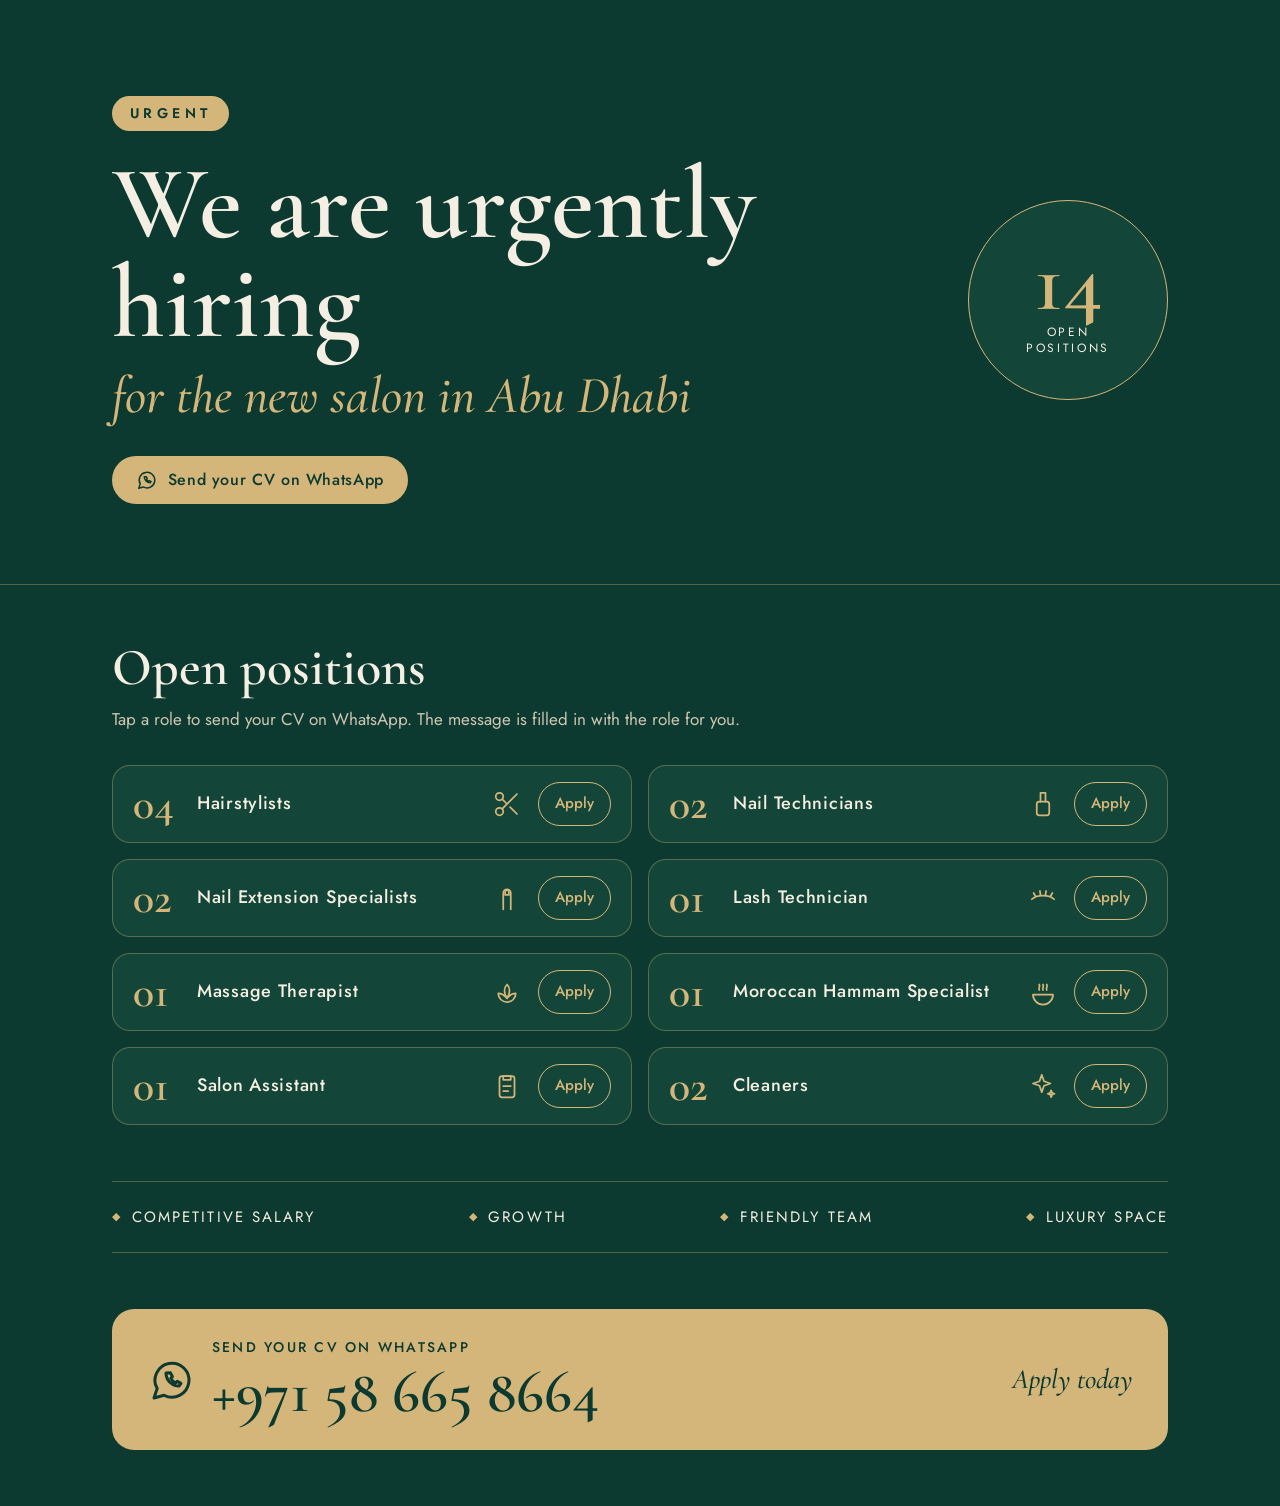
<file: careers/index.html>
<!doctype html>
<html lang="en">
<head>
<meta charset="utf-8">
<meta name="viewport" content="width=device-width, initial-scale=1">
<title>Careers — New Salon in Abu Dhabi</title>
<meta name="description" content="We are urgently hiring 14 people for our new salon in Abu Dhabi. Send your CV on WhatsApp.">
<link rel="preconnect" href="https://fonts.googleapis.com">
<link rel="preconnect" href="https://fonts.gstatic.com" crossorigin>
<link href="https://fonts.googleapis.com/css2?family=Cormorant+Garamond:ital,wght@0,500;0,600;1,500&family=Jost:wght@400;500;600&display=swap" rel="stylesheet">
<link rel="stylesheet" href="styles.css">
</head>
<body>

<header class="hero">
  <div class="container hero-inner">
    <div class="headline">
      <span class="badge">URGENT</span>
      <h1 class="title">We are urgently hiring</h1>
      <p class="subtitle">for the new salon in Abu Dhabi</p>
      <a class="button button-primary" href="https://wa.me/971586658664?text=Hi%2C%20I%27d%20like%20to%20apply%20for%20a%20role%20at%20the%20new%20salon.">
        <svg class="icon" aria-hidden="true" viewBox="0 0 24 24"><path d="M3 21l1.6-4.7A8.5 8.5 0 1 1 8 19.6z"/><path d="M9 8.5c0 3.6 2.9 6.5 6.5 6.5l1-1.3-1.9-1-.8.8c-1.1-.5-1.9-1.3-2.4-2.4l.8-.8-1-1.9z"/></svg>
        Send your CV on WhatsApp
      </a>
    </div>
    <div class="count" aria-label="14 open positions">
      <span class="count-number">14</span>
      <span class="count-label">OPEN<br>POSITIONS</span>
    </div>
  </div>
</header>

<main>
  <section class="section" aria-labelledby="roles-heading">
    <div class="container">
      <h2 id="roles-heading" class="section-title">Open positions</h2>
      <p class="section-lead">Tap a role to send your CV on WhatsApp. The message is filled in with the role for you.</p>

      <ul class="roles">
        <li class="role">
          <span class="role-count">04</span>
          <span class="role-name">Hairstylists</span>
          <svg class="role-icon" aria-hidden="true" viewBox="0 0 24 24"><circle cx="6" cy="6" r="3"/><circle cx="6" cy="18" r="3"/><path d="M20 4L8.12 15.88M14.47 14.48L20 20M8.12 8.12L12 12"/></svg>
          <a class="role-apply" href="https://wa.me/971586658664?text=Hi%2C%20I%27d%20like%20to%20apply%20for%20the%20Hairstylist%20role.">Apply<span class="sr-only"> for Hairstylist</span></a>
        </li>
        <li class="role">
          <span class="role-count">02</span>
          <span class="role-name">Nail Technicians</span>
          <svg class="role-icon" aria-hidden="true" viewBox="0 0 24 24"><rect x="7" y="10" width="10" height="11" rx="2"/><path d="M10 10V3h4v7"/></svg>
          <a class="role-apply" href="https://wa.me/971586658664?text=Hi%2C%20I%27d%20like%20to%20apply%20for%20the%20Nail%20Technician%20role.">Apply<span class="sr-only"> for Nail Technician</span></a>
        </li>
        <li class="role">
          <span class="role-count">02</span>
          <span class="role-name">Nail Extension Specialists</span>
          <svg class="role-icon" aria-hidden="true" viewBox="0 0 24 24"><path d="M9 21V8a3 3 0 0 1 6 0v13"/><path d="M10.5 9.5V7.2a1.5 1.5 0 0 1 3 0v2.3z"/></svg>
          <a class="role-apply" href="https://wa.me/971586658664?text=Hi%2C%20I%27d%20like%20to%20apply%20for%20the%20Nail%20Extension%20Specialist%20role.">Apply<span class="sr-only"> for Nail Extension Specialist</span></a>
        </li>
        <li class="role">
          <span class="role-count">01</span>
          <span class="role-name">Lash Technician</span>
          <svg class="role-icon" aria-hidden="true" viewBox="0 0 24 24"><path d="M3 13c4-4 14-4 18 0"/><path d="M6 10.6L4.5 8M10 9.2L9.5 6.4M14 9.2l.5-2.8M18 10.6L19.5 8"/></svg>
          <a class="role-apply" href="https://wa.me/971586658664?text=Hi%2C%20I%27d%20like%20to%20apply%20for%20the%20Lash%20Technician%20role.">Apply<span class="sr-only"> for Lash Technician</span></a>
        </li>
        <li class="role">
          <span class="role-count">01</span>
          <span class="role-name">Massage Therapist</span>
          <svg class="role-icon" aria-hidden="true" viewBox="0 0 24 24"><path d="M12 20c-4 0-7-3-7-7 3 0 5 1.5 7 4 2-2.5 4-4 7-4 0 4-3 7-7 7z"/><path d="M12 17c-1.5-2-2-4-2-6s1-4 2-5c1 1 2 3 2 5s-.5 4-2 6z"/></svg>
          <a class="role-apply" href="https://wa.me/971586658664?text=Hi%2C%20I%27d%20like%20to%20apply%20for%20the%20Massage%20Therapist%20role.">Apply<span class="sr-only"> for Massage Therapist</span></a>
        </li>
        <li class="role">
          <span class="role-count">01</span>
          <span class="role-name">Moroccan Hammam Specialist</span>
          <svg class="role-icon" aria-hidden="true" viewBox="0 0 24 24"><path d="M4 14h16a8 8 0 0 1-16 0z"/><path d="M9 10.5c-1-1.5 1-2.5 0-4.5M12 10.5c-1-1.5 1-2.5 0-4.5M15 10.5c-1-1.5 1-2.5 0-4.5"/></svg>
          <a class="role-apply" href="https://wa.me/971586658664?text=Hi%2C%20I%27d%20like%20to%20apply%20for%20the%20Moroccan%20Hammam%20Specialist%20role.">Apply<span class="sr-only"> for Moroccan Hammam Specialist</span></a>
        </li>
        <li class="role">
          <span class="role-count">01</span>
          <span class="role-name">Salon Assistant</span>
          <svg class="role-icon" aria-hidden="true" viewBox="0 0 24 24"><rect x="6" y="4" width="12" height="17" rx="2"/><path d="M9 4h6v3H9zM9 12h6M9 16h4"/></svg>
          <a class="role-apply" href="https://wa.me/971586658664?text=Hi%2C%20I%27d%20like%20to%20apply%20for%20the%20Salon%20Assistant%20role.">Apply<span class="sr-only"> for Salon Assistant</span></a>
        </li>
        <li class="role">
          <span class="role-count">02</span>
          <span class="role-name">Cleaners</span>
          <svg class="role-icon" aria-hidden="true" viewBox="0 0 24 24"><path d="M11 3l1.8 5.2L18 10l-5.2 1.8L11 17l-1.8-5.2L4 10l5.2-1.8z"/><path d="M18.5 15.5l.7 2 2 .7-2 .7-.7 2-.7-2-2-.7 2-.7z"/></svg>
          <a class="role-apply" href="https://wa.me/971586658664?text=Hi%2C%20I%27d%20like%20to%20apply%20for%20the%20Cleaner%20role.">Apply<span class="sr-only"> for Cleaner</span></a>
        </li>
      </ul>
    </div>
  </section>

  <section class="section section-tight" aria-labelledby="perks-heading">
    <div class="container">
      <h2 id="perks-heading" class="sr-only">Why join us</h2>
      <ul class="perks">
        <li>Competitive salary</li>
        <li>Growth</li>
        <li>Friendly team</li>
        <li>Luxury space</li>
      </ul>
    </div>
  </section>

  <section class="section" aria-labelledby="apply-heading">
    <div class="container">
      <a class="cta" href="https://wa.me/971586658664?text=Hi%2C%20I%27d%20like%20to%20apply%20for%20a%20role%20at%20the%20new%20salon.">
        <span class="cta-main">
          <svg class="cta-icon" aria-hidden="true" viewBox="0 0 24 24"><path d="M3 21l1.6-4.7A8.5 8.5 0 1 1 8 19.6z"/><path d="M9 8.5c0 3.6 2.9 6.5 6.5 6.5l1-1.3-1.9-1-.8.8c-1.1-.5-1.9-1.3-2.4-2.4l.8-.8-1-1.9z"/></svg>
          <span class="cta-text">
            <span id="apply-heading" class="cta-label">SEND YOUR CV ON WHATSAPP</span>
            <span class="cta-phone">+971 58 665 8664</span>
          </span>
        </span>
        <span class="cta-apply">Apply today</span>
      </a>
    </div>
  </section>
</main>

</body>
</html>
</file>
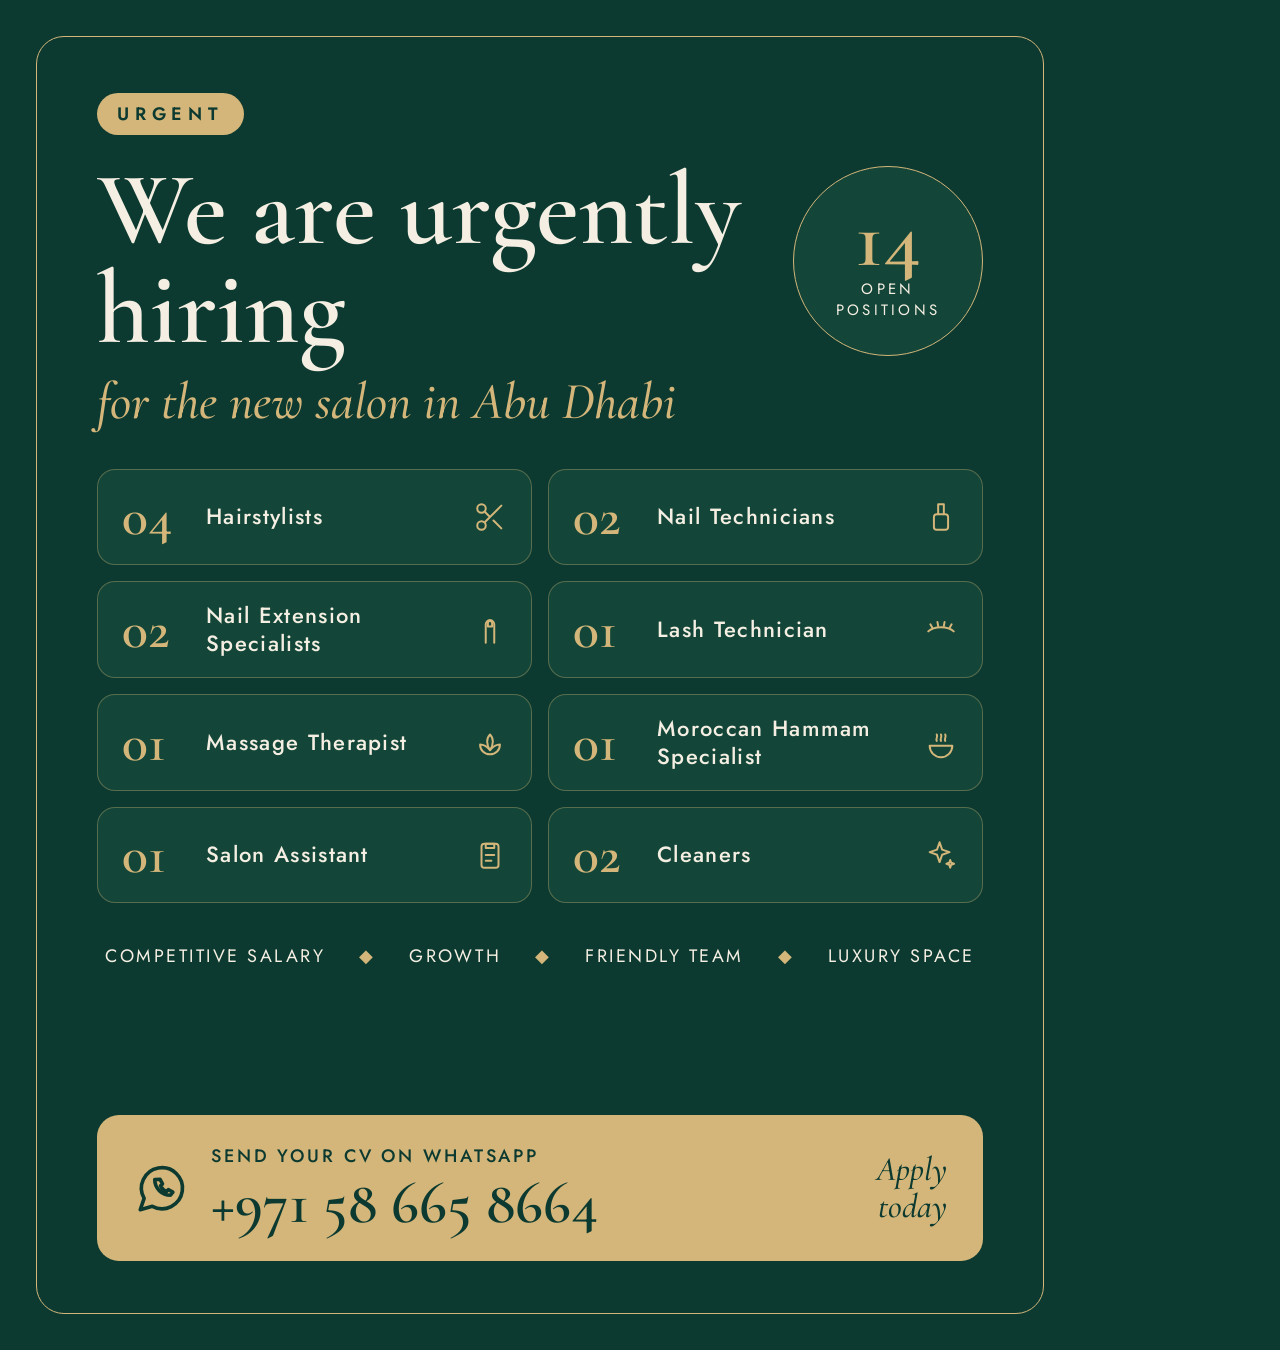
<file: salon-hiring-poster/index.html>
<!doctype html>
<html lang="en">
<head>
<meta charset="utf-8">
<meta name="viewport" content="width=1080">
<title>Urgent Hiring — New Salon in Abu Dhabi</title>
<link rel="preconnect" href="https://fonts.googleapis.com">
<link rel="preconnect" href="https://fonts.gstatic.com" crossorigin>
<link href="https://fonts.googleapis.com/css2?family=Cormorant+Garamond:ital,wght@0,500;0,600;1,500&family=Jost:wght@400;500;600&display=swap" rel="stylesheet">
<link rel="stylesheet" href="styles.css">
</head>
<body>
<main class="poster">
  <div class="frame">

    <header class="header">
      <div class="headline">
        <span class="badge">URGENT</span>
        <h1 class="title">We are urgently hiring</h1>
        <p class="subtitle">for the new salon in Abu Dhabi</p>
      </div>
      <div class="count" aria-label="14 open positions">
        <span class="count-number">14</span>
        <span class="count-label">OPEN<br>POSITIONS</span>
      </div>
    </header>

    <ul class="roles">
      <li class="role">
        <span class="role-count">04</span>
        <span class="role-name">Hairstylists</span>
        <svg class="role-icon" aria-hidden="true" viewBox="0 0 24 24"><circle cx="6" cy="6" r="3"/><circle cx="6" cy="18" r="3"/><path d="M20 4L8.12 15.88M14.47 14.48L20 20M8.12 8.12L12 12"/></svg>
      </li>
      <li class="role">
        <span class="role-count">02</span>
        <span class="role-name">Nail Technicians</span>
        <svg class="role-icon" aria-hidden="true" viewBox="0 0 24 24"><rect x="7" y="10" width="10" height="11" rx="2"/><path d="M10 10V3h4v7"/></svg>
      </li>
      <li class="role">
        <span class="role-count">02</span>
        <span class="role-name">Nail Extension Specialists</span>
        <svg class="role-icon" aria-hidden="true" viewBox="0 0 24 24"><path d="M9 21V8a3 3 0 0 1 6 0v13"/><path d="M10.5 9.5V7.2a1.5 1.5 0 0 1 3 0v2.3z"/></svg>
      </li>
      <li class="role">
        <span class="role-count">01</span>
        <span class="role-name">Lash Technician</span>
        <svg class="role-icon" aria-hidden="true" viewBox="0 0 24 24"><path d="M3 13c4-4 14-4 18 0"/><path d="M6 10.6L4.5 8M10 9.2L9.5 6.4M14 9.2l.5-2.8M18 10.6L19.5 8"/></svg>
      </li>
      <li class="role">
        <span class="role-count">01</span>
        <span class="role-name">Massage Therapist</span>
        <svg class="role-icon" aria-hidden="true" viewBox="0 0 24 24"><path d="M12 20c-4 0-7-3-7-7 3 0 5 1.5 7 4 2-2.5 4-4 7-4 0 4-3 7-7 7z"/><path d="M12 17c-1.5-2-2-4-2-6s1-4 2-5c1 1 2 3 2 5s-.5 4-2 6z"/></svg>
      </li>
      <li class="role">
        <span class="role-count">01</span>
        <span class="role-name">Moroccan Hammam Specialist</span>
        <svg class="role-icon" aria-hidden="true" viewBox="0 0 24 24"><path d="M4 14h16a8 8 0 0 1-16 0z"/><path d="M9 10.5c-1-1.5 1-2.5 0-4.5M12 10.5c-1-1.5 1-2.5 0-4.5M15 10.5c-1-1.5 1-2.5 0-4.5"/></svg>
      </li>
      <li class="role">
        <span class="role-count">01</span>
        <span class="role-name">Salon Assistant</span>
        <svg class="role-icon" aria-hidden="true" viewBox="0 0 24 24"><rect x="6" y="4" width="12" height="17" rx="2"/><path d="M9 4h6v3H9zM9 12h6M9 16h4"/></svg>
      </li>
      <li class="role">
        <span class="role-count">02</span>
        <span class="role-name">Cleaners</span>
        <svg class="role-icon" aria-hidden="true" viewBox="0 0 24 24"><path d="M11 3l1.8 5.2L18 10l-5.2 1.8L11 17l-1.8-5.2L4 10l5.2-1.8z"/><path d="M18.5 15.5l.7 2 2 .7-2 .7-.7 2-.7-2-2-.7 2-.7z"/></svg>
      </li>
    </ul>

    <p class="perks">
      <span>COMPETITIVE SALARY</span>
      <span class="sep" aria-hidden="true">◆</span>
      <span>GROWTH</span>
      <span class="sep" aria-hidden="true">◆</span>
      <span>FRIENDLY TEAM</span>
      <span class="sep" aria-hidden="true">◆</span>
      <span>LUXURY SPACE</span>
    </p>

    <a class="cta" href="https://wa.me/971586658664">
      <span class="cta-main">
        <svg class="cta-icon" role="img" aria-label="WhatsApp" viewBox="0 0 24 24"><path d="M3 21l1.6-4.7A8.5 8.5 0 1 1 8 19.6z"/><path d="M9 8.5c0 3.6 2.9 6.5 6.5 6.5l1-1.3-1.9-1-.8.8c-1.1-.5-1.9-1.3-2.4-2.4l.8-.8-1-1.9z"/></svg>
        <span class="cta-text">
          <span class="cta-label">SEND YOUR CV ON WHATSAPP</span>
          <span class="cta-phone">+971 58 665 8664</span>
        </span>
      </span>
      <span class="cta-apply">Apply<br>today</span>
    </a>

  </div>
</main>
</body>
</html>
</file>
<file: careers/styles.css>
/* Same palette and type as salon-hiring-poster/styles.css */
:root {
  --accent: #D4B67A;
  --ground: #0D3A30;
  --surface: #134638;
  --ink: #F5EFE3;
  --ink-muted: #CFC6B4;
  --card-border: rgba(212, 182, 122, 0.35);
  --serif: 'Cormorant Garamond', serif;
  --sans: 'Jost', sans-serif;
}

* { box-sizing: border-box; }

html { -webkit-text-size-adjust: 100%; }

body {
  margin: 0;
  background: var(--ground);
  color: var(--ink);
  font-family: var(--sans);
  font-size: 1.0625rem;
  line-height: 1.5;
}

a { color: var(--accent); }
a:hover { color: var(--ink); }

a:focus-visible {
  outline: 2px solid var(--ink);
  outline-offset: 3px;
}

.sr-only {
  position: absolute;
  width: 1px;
  height: 1px;
  padding: 0;
  margin: -1px;
  overflow: hidden;
  clip: rect(0, 0, 0, 0);
  white-space: nowrap;
  border: 0;
}

.container {
  width: 100%;
  max-width: 1120px;
  margin: 0 auto;
  padding: 0 1rem;
}

@media (min-width: 640px) {
  .container { padding: 0 2rem; }
}

/* Hero */
.hero {
  padding: 3.5rem 0 3rem;
  border-bottom: 1px solid var(--card-border);
}

.hero-inner {
  display: flex;
  flex-direction: column-reverse;
  align-items: flex-start;
  gap: 2rem;
}

@media (min-width: 820px) {
  .hero { padding: 6rem 0 5rem; }
  .hero-inner {
    flex-direction: row;
    justify-content: space-between;
    align-items: center;
    gap: 3rem;
  }
}

.headline {
  display: flex;
  flex-direction: column;
  align-items: flex-start;
  gap: 0.5rem;
}

.badge {
  padding: 0.45rem 1.1rem;
  border-radius: 999px;
  background: var(--accent);
  color: var(--ground);
  font-size: 0.875rem;
  font-weight: 600;
  letter-spacing: 0.32em;
}

.title {
  margin: 1rem 0 0;
  font-family: var(--serif);
  font-weight: 600;
  font-size: clamp(3rem, 9vw, 6.5rem);
  line-height: 0.95;
}

.subtitle {
  margin: 0.5rem 0 1.5rem;
  font-family: var(--serif);
  font-style: italic;
  font-weight: 500;
  font-size: clamp(1.75rem, 4.5vw, 3.25rem);
  line-height: 1.05;
  color: var(--accent);
}

.count {
  flex-shrink: 0;
  width: 140px;
  height: 140px;
  border-radius: 50%;
  border: 1.5px solid var(--accent);
  background: var(--surface);
  display: flex;
  flex-direction: column;
  align-items: center;
  justify-content: center;
  gap: 2px;
}

@media (min-width: 820px) {
  .count { width: 200px; height: 200px; }
}

.count-number {
  font-family: var(--serif);
  font-weight: 600;
  font-size: 3.75rem;
  line-height: 0.9;
  color: var(--accent);
}

@media (min-width: 820px) {
  .count-number { font-size: 5.5rem; }
}

.count-label {
  font-size: 0.75rem;
  letter-spacing: 0.22em;
  text-align: center;
  line-height: 1.4;
}

/* Buttons */
.button {
  display: inline-flex;
  align-items: center;
  gap: 0.6rem;
  min-height: 48px;
  padding: 0.75rem 1.5rem;
  border-radius: 999px;
  font-size: 1rem;
  font-weight: 500;
  letter-spacing: 0.04em;
  text-decoration: none;
}

.button-primary {
  background: var(--accent);
  color: var(--ground);
}

.button-primary:hover {
  background: var(--ink);
  color: var(--ground);
}

.icon {
  width: 22px;
  height: 22px;
  fill: none;
  stroke: currentColor;
  stroke-width: 1.6;
  stroke-linecap: round;
  stroke-linejoin: round;
}

/* Sections */
.section { padding: 3.5rem 0; }
.section-tight { padding: 0; }

.section-title {
  margin: 0;
  font-family: var(--serif);
  font-weight: 600;
  font-size: clamp(2.25rem, 5vw, 3.25rem);
  line-height: 1.05;
}

.section-lead {
  margin: 0.75rem 0 2rem;
  max-width: 40rem;
  color: var(--ink-muted);
}

/* Roles */
.roles {
  list-style: none;
  margin: 0;
  padding: 0;
  display: grid;
  grid-template-columns: 1fr;
  gap: 0.875rem;
}

@media (min-width: 720px) {
  .roles { grid-template-columns: repeat(2, minmax(0, 1fr)); gap: 1rem; }
}

.role {
  display: flex;
  align-items: center;
  gap: 1rem;
  padding: 1rem 1.25rem;
  border-radius: 18px;
  background: var(--surface);
  border: 1px solid var(--card-border);
}

.role-count {
  width: 3rem;
  flex-shrink: 0;
  font-family: var(--serif);
  font-weight: 600;
  font-size: 2.75rem;
  line-height: 1;
  color: var(--accent);
}

.role-name {
  flex: 1;
  min-width: 0;
  font-size: 1.125rem;
  font-weight: 500;
  letter-spacing: 0.04em;
  line-height: 1.25;
}

.role-icon {
  width: 30px;
  height: 30px;
  flex-shrink: 0;
  fill: none;
  stroke: var(--accent);
  stroke-width: 1.4;
  stroke-linecap: round;
  stroke-linejoin: round;
}

.role-apply {
  flex-shrink: 0;
  display: inline-flex;
  align-items: center;
  min-height: 44px;
  padding: 0 1rem;
  border-radius: 999px;
  border: 1px solid var(--accent);
  color: var(--accent);
  font-size: 0.9375rem;
  font-weight: 500;
  text-decoration: none;
}

.role-apply:hover {
  background: var(--accent);
  color: var(--ground);
}

@media (max-width: 420px) {
  .role-icon { display: none; }
}

/* Perks */
.perks {
  list-style: none;
  margin: 0;
  padding: 1.5rem 0;
  border-top: 1px solid var(--card-border);
  border-bottom: 1px solid var(--card-border);
  display: flex;
  flex-wrap: wrap;
  justify-content: flex-start;
  gap: 0.75rem 1.5rem;
  font-size: 0.9375rem;
  letter-spacing: 0.14em;
  text-transform: uppercase;
}

@media (min-width: 720px) {
  .perks { justify-content: space-between; }
}

.perks li {
  display: flex;
  align-items: center;
  gap: 0.6rem;
}

.perks li::before {
  content: "◆";
  color: var(--accent);
  font-size: 0.75em;
}

/* Call to action */
.cta {
  display: flex;
  flex-wrap: wrap;
  align-items: center;
  justify-content: space-between;
  gap: 1rem 1.5rem;
  padding: 1.5rem;
  border-radius: 22px;
  background: var(--accent);
  color: var(--ground);
  text-decoration: none;
}

.cta:hover { color: var(--ground); background: #DEC48F; }

@media (min-width: 640px) {
  .cta { padding: 1.75rem 2.25rem; }
}

.cta-main {
  display: flex;
  align-items: center;
  gap: 1rem;
}

.cta-icon {
  width: 48px;
  height: 48px;
  flex-shrink: 0;
  fill: none;
  stroke: var(--ground);
  stroke-width: 1.5;
  stroke-linecap: round;
  stroke-linejoin: round;
}

.cta-text {
  display: flex;
  flex-direction: column;
  gap: 0.25rem;
}

.cta-label {
  font-size: 0.875rem;
  font-weight: 500;
  letter-spacing: 0.16em;
}

.cta-phone {
  font-family: var(--serif);
  font-weight: 600;
  font-size: clamp(2rem, 6vw, 3.75rem);
  line-height: 1;
  white-space: nowrap;
}

.cta-apply {
  font-family: var(--serif);
  font-style: italic;
  font-weight: 500;
  font-size: 1.75rem;
  line-height: 1.1;
}
</file>
<file: salon-hiring-poster/styles.css>
:root {
  /* Accent options from the design: #D4B67A (default), #E8C9A9, #C9A15B */
  --accent: #D4B67A;
  --ground: #0D3A30;
  --surface: #134638;
  --ink: #F5EFE3;
  --card-border: rgba(212, 182, 122, 0.35);
  --serif: 'Cormorant Garamond', serif;
  --sans: 'Jost', sans-serif;
}

* { box-sizing: border-box; }

body {
  margin: 0;
  background: var(--ground);
}

a { color: var(--accent); }
a:hover { color: var(--ink); }

.poster {
  width: 1080px;
  height: 1350px;
  padding: 36px;
  background: var(--ground);
  font-family: var(--sans);
  color: var(--ink);
}

.frame {
  width: 100%;
  height: 100%;
  border: 1.5px solid var(--accent);
  border-radius: 28px;
  padding: 56px 60px 52px;
  display: flex;
  flex-direction: column;
  gap: 40px;
}

/* Header */
.header {
  display: flex;
  justify-content: space-between;
  align-items: center;
  gap: 32px;
}

.headline {
  display: flex;
  flex-direction: column;
  gap: 6px;
}

.badge {
  align-self: flex-start;
  padding: 8px 20px;
  border-radius: 999px;
  background: var(--accent);
  color: var(--ground);
  font-size: 18px;
  font-weight: 600;
  letter-spacing: 0.32em;
}

.title {
  margin: 20px 0 0;
  font-family: var(--serif);
  font-weight: 600;
  font-size: 104px;
  line-height: 0.95;
  color: var(--ink);
}

.subtitle {
  margin: 10px 0 0;
  font-family: var(--serif);
  font-style: italic;
  font-weight: 500;
  font-size: 52px;
  line-height: 1.05;
  color: var(--accent);
}

.count {
  flex-shrink: 0;
  width: 190px;
  height: 190px;
  border-radius: 50%;
  border: 1.5px solid var(--accent);
  background: var(--surface);
  display: flex;
  flex-direction: column;
  align-items: center;
  justify-content: center;
  gap: 2px;
}

.count-number {
  font-family: var(--serif);
  font-weight: 600;
  font-size: 84px;
  line-height: 0.9;
  color: var(--accent);
}

.count-label {
  font-size: 15px;
  letter-spacing: 0.22em;
  text-align: center;
  line-height: 1.4;
}

/* Roles grid */
.roles {
  list-style: none;
  margin: 0;
  padding: 0;
  display: grid;
  grid-template-columns: repeat(2, minmax(0, 1fr));
  gap: 16px;
}

.role {
  display: flex;
  align-items: center;
  gap: 20px;
  padding: 20px 24px;
  border-radius: 18px;
  background: var(--surface);
  border: 1px solid var(--card-border);
}

.role-count {
  width: 64px;
  font-family: var(--serif);
  font-weight: 600;
  font-size: 54px;
  line-height: 1;
  color: var(--accent);
}

.role-name {
  flex: 1;
  font-size: 22px;
  font-weight: 500;
  letter-spacing: 0.06em;
  line-height: 1.25;
}

.role-icon {
  width: 34px;
  height: 34px;
  fill: none;
  stroke: var(--accent);
  stroke-width: 1.4;
  stroke-linecap: round;
  stroke-linejoin: round;
}

/* Perks strip */
.perks {
  margin: 0;
  padding: 0 8px;
  display: flex;
  justify-content: space-between;
  align-items: center;
  font-size: 18px;
  letter-spacing: 0.14em;
}

.perks .sep { color: var(--accent); }

/* Call to action */
.cta {
  margin-top: auto;
  display: flex;
  align-items: center;
  justify-content: space-between;
  gap: 24px;
  padding: 28px 36px;
  border-radius: 22px;
  background: var(--accent);
  color: var(--ground);
  text-decoration: none;
}

.cta:hover { color: var(--ground); }

.cta-main {
  display: flex;
  align-items: center;
  gap: 20px;
}

.cta-icon {
  width: 58px;
  height: 58px;
  fill: none;
  stroke: var(--ground);
  stroke-width: 1.5;
  stroke-linecap: round;
  stroke-linejoin: round;
}

.cta-text {
  display: flex;
  flex-direction: column;
  gap: 4px;
}

.cta-label {
  font-size: 18px;
  font-weight: 500;
  letter-spacing: 0.16em;
}

.cta-phone {
  font-family: var(--serif);
  font-weight: 600;
  font-size: 60px;
  line-height: 1;
}

.cta-apply {
  font-family: var(--serif);
  font-style: italic;
  font-weight: 500;
  font-size: 34px;
  line-height: 1.1;
  text-align: right;
}
</file>
